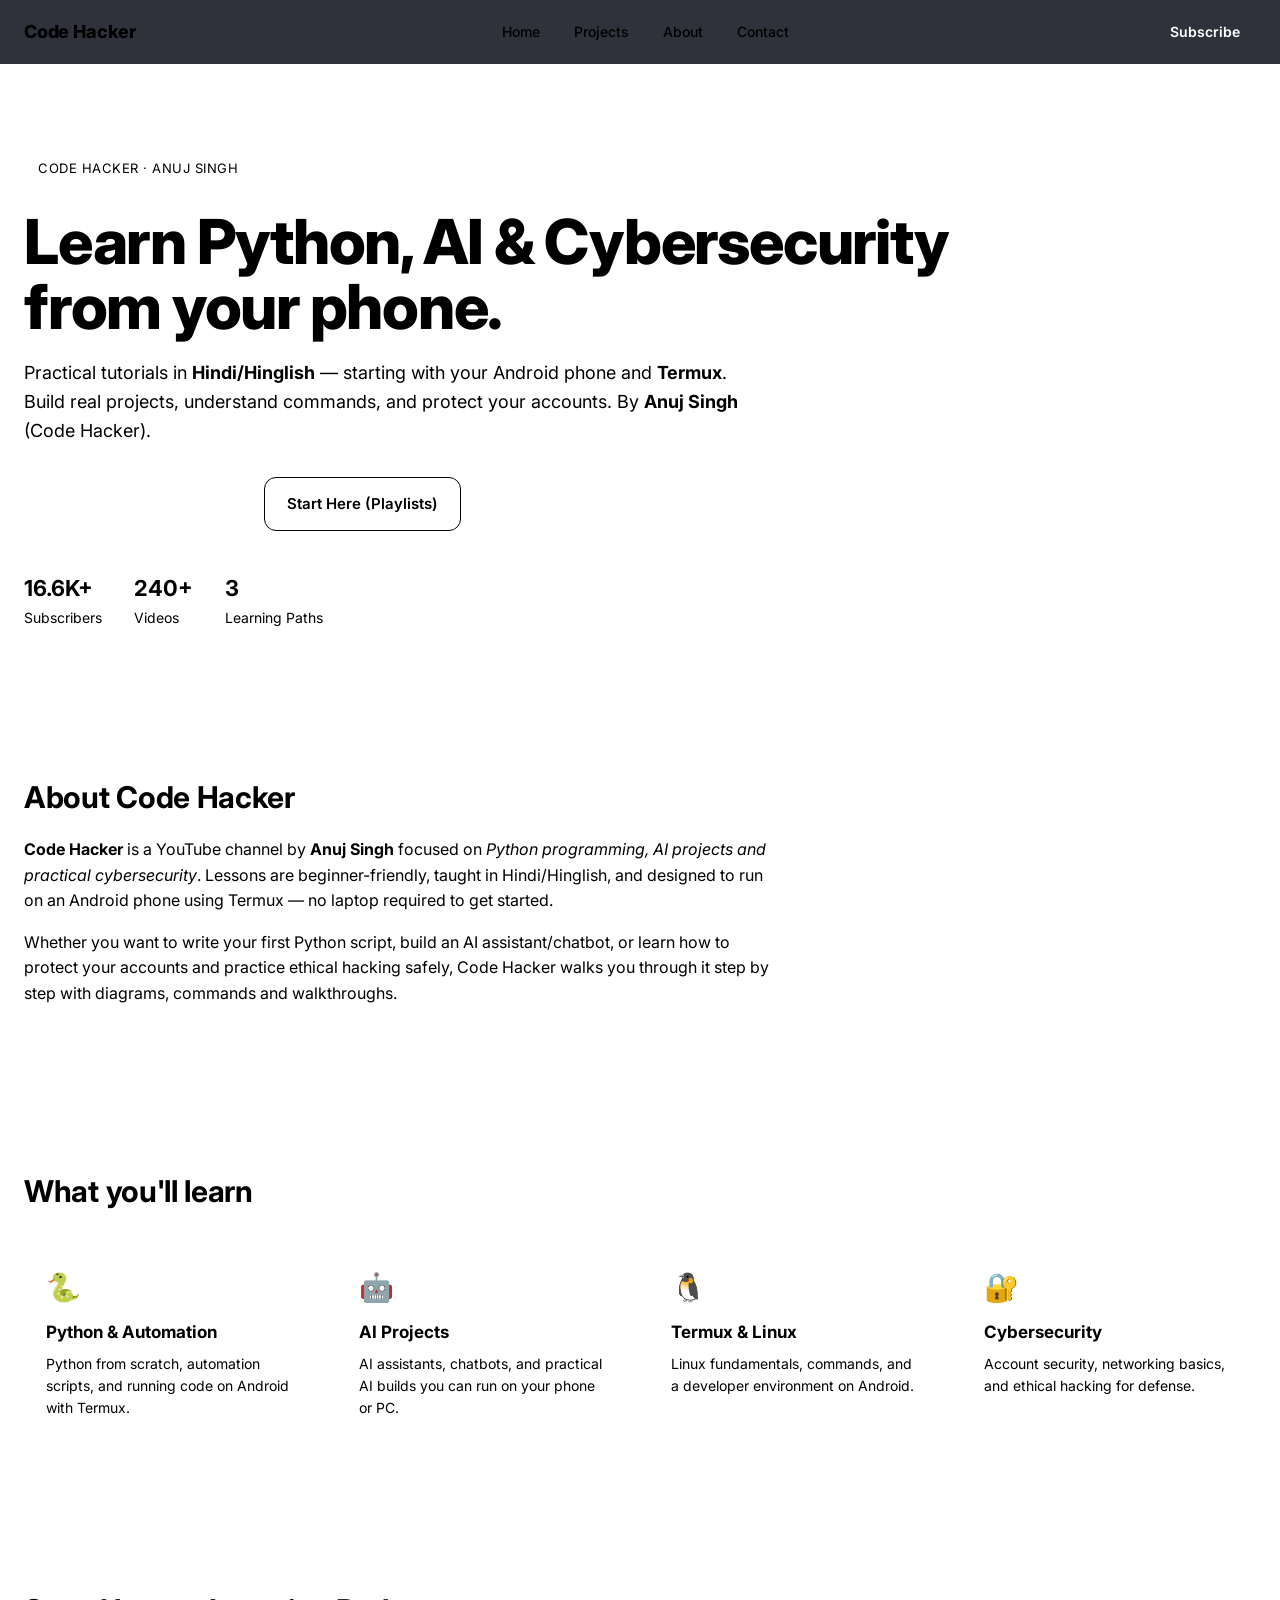
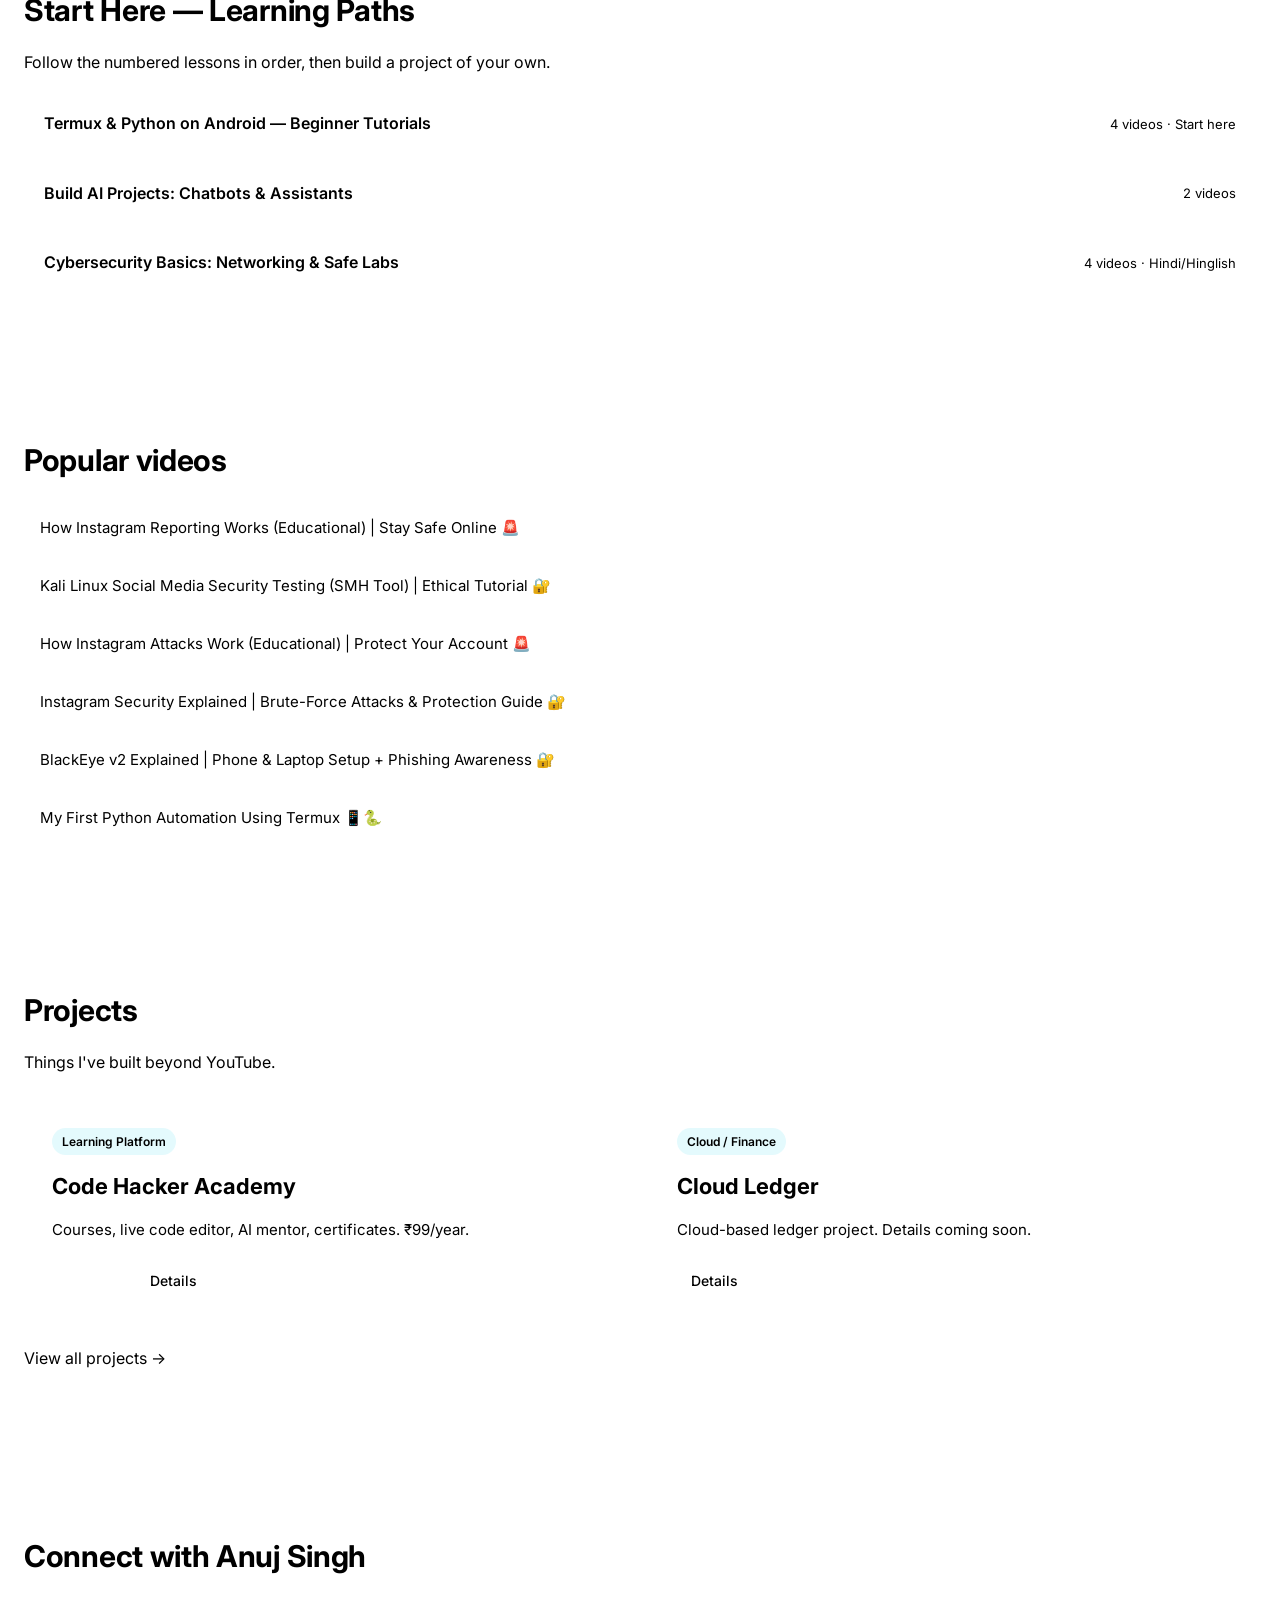
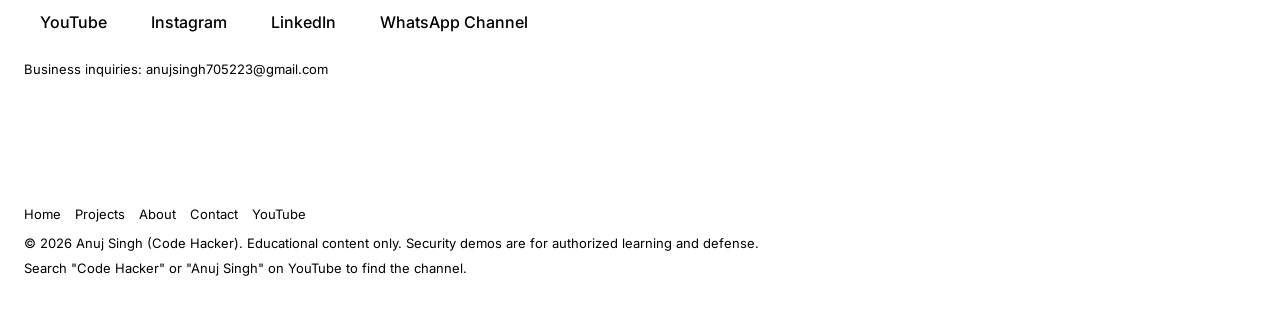
<file: index.html>
<!DOCTYPE html>
<html lang="en">
<head>
  <meta charset="UTF-8" />
  <meta name="viewport" content="width=device-width, initial-scale=1.0" />
  <title>Code Hacker – Anuj Singh | Python, AI &amp; Cybersecurity</title>
  <meta name="description" content="Code Hacker by Anuj Singh: Python, AI and practical cybersecurity tutorials in Hindi/Hinglish, starting from your Android phone and Termux. Learn programming, automation, chatbots and account security." />
  <meta name="keywords" content="Code Hacker, Anuj Singh, anuj singh youtube, code hacker anuj singh, Python tutorial, Termux tutorial, Python on Android, AI projects, chatbot tutorial, cybersecurity for beginners, ethical hacking, account security" />
  <meta name="author" content="Anuj Singh" />
  <meta name="robots" content="index, follow" />
  <link rel="canonical" href="https://anuj7052.github.io/code-hacker-landing/" />

  <!-- Open Graph -->
  <meta property="og:type" content="website" />
  <meta property="og:title" content="Code Hacker – Anuj Singh | Python, AI &amp; Cybersecurity" />
  <meta property="og:description" content="Python, AI and practical cybersecurity tutorials in Hindi/Hinglish, starting from your Android phone and Termux. By Anuj Singh (Code Hacker)." />
  <meta property="og:url" content="https://anuj7052.github.io/code-hacker-landing/" />
  <meta property="og:site_name" content="Code Hacker – Anuj Singh" />
  <meta property="og:image" content="https://anuj7052.github.io/code-hacker-landing/og-image.png" />

  <!-- Twitter -->
  <meta name="twitter:card" content="summary_large_image" />
  <meta name="twitter:title" content="Code Hacker – Anuj Singh | Python, AI &amp; Cybersecurity" />
  <meta name="twitter:description" content="Python, AI and practical cybersecurity tutorials in Hindi/Hinglish by Anuj Singh (Code Hacker)." />
  <meta name="twitter:image" content="https://anuj7052.github.io/code-hacker-landing/og-image.png" />

  <link rel="icon" type="image/svg+xml" href="data:image/svg+xml,%3Csvg xmlns='http://www.w3.org/2000/svg' viewBox='0 0 100 100'%3E%3Ctext y='.9em' font-size='90'%3E%F0%9F%92%BB%3C/text%3E%3C/svg%3E" />
  <link rel="preconnect" href="https://fonts.googleapis.com" />
  <link rel="preconnect" href="https://fonts.gstatic.com" crossorigin />
  <link href="https://fonts.googleapis.com/css2?family=Inter:wght@400;500;600;700;800&family=JetBrains+Mono:wght@400;600&display=swap" rel="stylesheet" />
  <link rel="stylesheet" href="styles.css" />

  <!-- Structured data -->
  <script type="application/ld+json">
  {
    "@context": "https://schema.org",
    "@type": "Person",
    "name": "Anuj Singh",
    "alternateName": "Code Hacker",
    "url": "https://www.youtube.com/@its_anujsinghh",
    "sameAs": [
      "https://www.youtube.com/@its_anujsinghh",
      "https://www.instagram.com/its_anujsinghh/",
      "https://www.linkedin.com/in/anuj-singh-46140116a/"
    ],
    "jobTitle": "Creator & Educator",
    "description": "Python, AI and practical cybersecurity educator. Creator of the Code Hacker YouTube channel."
  }
  </script>
  <script type="application/ld+json">
  {
    "@context": "https://schema.org",
    "@type": "WebSite",
    "name": "Code Hacker – Anuj Singh",
    "url": "https://anuj7052.github.io/code-hacker-landing/",
    "description": "Python, AI and practical cybersecurity tutorials in Hindi/Hinglish by Anuj Singh (Code Hacker).",
    "author": { "@type": "Person", "name": "Anuj Singh" }
  }
  </script>
</head>
<body>
  <nav class="nav">
    <div class="nav-inner">
      <a class="brand" href="index.html">Code <span>Hacker</span></a>
      <div class="nav-links">
        <a href="index.html" class="active">Home</a>
        <a href="projects.html">Projects</a>
        <a href="about.html">About</a>
        <a href="contact.html">Contact</a>
      </div>
      <a class="nav-cta" href="https://www.youtube.com/@its_anujsinghh?sub_confirmation=1" target="_blank" rel="noopener">Subscribe</a>
    </div>
  </nav>

  <header class="hero">
    <div class="container">
      <div class="badge">Code Hacker · Anuj Singh</div>
      <h1>Learn Python, AI &amp; Cybersecurity<br/>from your phone.</h1>
      <p class="lead">
        Practical tutorials in <strong>Hindi/Hinglish</strong> — starting with your Android phone and
        <strong>Termux</strong>. Build real projects, understand commands, and protect your accounts.
        By <strong>Anuj Singh</strong> (Code Hacker).
      </p>
      <div class="cta-row">
        <a class="btn btn-primary" href="https://www.youtube.com/@its_anujsinghh?sub_confirmation=1" target="_blank" rel="noopener">
          ▶ Subscribe on YouTube
        </a>
        <a class="btn btn-ghost" href="https://www.youtube.com/@its_anujsinghh/playlists" target="_blank" rel="noopener">
          Start Here (Playlists)
        </a>
      </div>
      <div class="stats">
        <div><span>16.6K+</span> Subscribers</div>
        <div><span>240+</span> Videos</div>
        <div><span>3</span> Learning Paths</div>
      </div>
    </div>
  </header>

  <main>
    <section class="section" id="about">
      <div class="container">
        <h2>About Code Hacker</h2>
        <p>
          <strong>Code Hacker</strong> is a YouTube channel by <strong>Anuj Singh</strong> focused on
          <em>Python programming, AI projects and practical cybersecurity</em>. Lessons are beginner-friendly,
          taught in Hindi/Hinglish, and designed to run on an Android phone using Termux — no laptop required
          to get started.
        </p>
        <p>
          Whether you want to write your first Python script, build an AI assistant/chatbot, or learn how to
          protect your accounts and practice ethical hacking safely, Code Hacker walks you through it step by step
          with diagrams, commands and walkthroughs.
        </p>
      </div>
    </section>

    <section class="section alt" id="learn">
      <div class="container">
        <h2>What you'll learn</h2>
        <div class="grid">
          <div class="card">
            <div class="card-icon">🐍</div>
            <h3>Python &amp; Automation</h3>
            <p>Python from scratch, automation scripts, and running code on Android with Termux.</p>
          </div>
          <div class="card">
            <div class="card-icon">🤖</div>
            <h3>AI Projects</h3>
            <p>AI assistants, chatbots, and practical AI builds you can run on your phone or PC.</p>
          </div>
          <div class="card">
            <div class="card-icon">🐧</div>
            <h3>Termux &amp; Linux</h3>
            <p>Linux fundamentals, commands, and a developer environment on Android.</p>
          </div>
          <div class="card">
            <div class="card-icon">🔐</div>
            <h3>Cybersecurity</h3>
            <p>Account security, networking basics, and ethical hacking for defense.</p>
          </div>
        </div>
      </div>
    </section>

    <section class="section" id="paths">
      <div class="container">
        <h2>Start Here — Learning Paths</h2>
        <p class="muted">Follow the numbered lessons in order, then build a project of your own.</p>
        <ul class="paths">
          <li>
            <a href="https://www.youtube.com/playlist?list=PLGBODdMqZiIY" target="_blank" rel="noopener">
              <span class="path-title">Termux &amp; Python on Android — Beginner Tutorials</span>
              <span class="path-meta">4 videos · Start here</span>
            </a>
          </li>
          <li>
            <a href="https://www.youtube.com/playlist?list=PLSZ8FeybjiRg" target="_blank" rel="noopener">
              <span class="path-title">Build AI Projects: Chatbots &amp; Assistants</span>
              <span class="path-meta">2 videos</span>
            </a>
          </li>
          <li>
            <a href="https://www.youtube.com/playlist?list=PLSRB41nvAd5Y" target="_blank" rel="noopener">
              <span class="path-title">Cybersecurity Basics: Networking &amp; Safe Labs</span>
              <span class="path-meta">4 videos · Hindi/Hinglish</span>
            </a>
          </li>
        </ul>
      </div>
    </section>

    <section class="section alt" id="popular">
      <div class="container">
        <h2>Popular videos</h2>
        <ul class="videos">
          <li><a href="https://www.youtube.com/watch?v=pHM9WGa4-v0" target="_blank" rel="noopener">How Instagram Reporting Works (Educational) | Stay Safe Online 🚨</a></li>
          <li><a href="https://www.youtube.com/watch?v=iNs9XxzaVLE" target="_blank" rel="noopener">Kali Linux Social Media Security Testing (SMH Tool) | Ethical Tutorial 🔐</a></li>
          <li><a href="https://www.youtube.com/watch?v=M9mej1uU958" target="_blank" rel="noopener">How Instagram Attacks Work (Educational) | Protect Your Account 🚨</a></li>
          <li><a href="https://www.youtube.com/watch?v=d_2vTj74M2c" target="_blank" rel="noopener">Instagram Security Explained | Brute-Force Attacks &amp; Protection Guide 🔐</a></li>
          <li><a href="https://www.youtube.com/watch?v=qkhn80o64PE" target="_blank" rel="noopener">BlackEye v2 Explained | Phone &amp; Laptop Setup + Phishing Awareness 🔐</a></li>
          <li><a href="https://www.youtube.com/watch?v=uNVDbkb9gGo" target="_blank" rel="noopener">My First Python Automation Using Termux 📱🐍</a></li>
        </ul>
      </div>
    </section>

    <section class="section" id="projects">
      <div class="container">
        <h2>Projects</h2>
        <p class="muted">Things I've built beyond YouTube.</p>
        <div class="grid" style="grid-template-columns: 1fr 1fr; margin-top: 24px;">
          <article class="project">
            <span class="tag">Learning Platform</span>
            <h3>Code Hacker Academy</h3>
            <p>Courses, live code editor, AI mentor, certificates. ₹99/year.</p>
            <div class="links">
              <a class="primary" href="https://only4you-app.vercel.app/" target="_blank" rel="noopener">Visit ↗</a>
              <a href="projects.html">Details</a>
            </div>
          </article>
          <article class="project">
            <span class="tag">Cloud / Finance</span>
            <h3>Cloud Ledger</h3>
            <p>Cloud-based ledger project. Details coming soon.</p>
            <div class="links">
              <a href="projects.html">Details</a>
            </div>
          </article>
        </div>
        <p style="margin-top: 18px;"><a href="projects.html">View all projects →</a></p>
      </div>
    </section>

    <section class="section" id="connect">
      <div class="container">
        <h2>Connect with Anuj Singh</h2>
        <div class="socials">
          <a href="https://www.youtube.com/@its_anujsinghh" target="_blank" rel="noopener">YouTube</a>
          <a href="https://www.instagram.com/its_anujsinghh/" target="_blank" rel="noopener">Instagram</a>
          <a href="https://www.linkedin.com/in/anuj-singh-46140116a/" target="_blank" rel="noopener">LinkedIn</a>
          <a href="https://whatsapp.com/channel/0029VbBhxP089inhES7SiZ2X" target="_blank" rel="noopener">WhatsApp Channel</a>
        </div>
        <p class="muted small">Business inquiries: <a href="mailto:anujsingh705223@gmail.com">anujsingh705223@gmail.com</a></p>
      </div>
    </section>
  </main>

  <footer>
    <div class="container">
      <div class="footer-links">
        <a href="index.html">Home</a>
        <a href="projects.html">Projects</a>
        <a href="about.html">About</a>
        <a href="contact.html">Contact</a>
        <a href="https://www.youtube.com/@its_anujsinghh" target="_blank" rel="noopener">YouTube</a>
      </div>
      <p>© <span id="year"></span> Anuj Singh (Code Hacker). Educational content only. Security demos are for authorized learning and defense.</p>
      <p class="muted small">
        Search "Code Hacker" or "Anuj Singh" on YouTube to find the channel.
      </p>
    </div>
  </footer>

  <script>
    document.getElementById('year').textContent = new Date().getFullYear();
  </script>
</body>
</html>
</file>
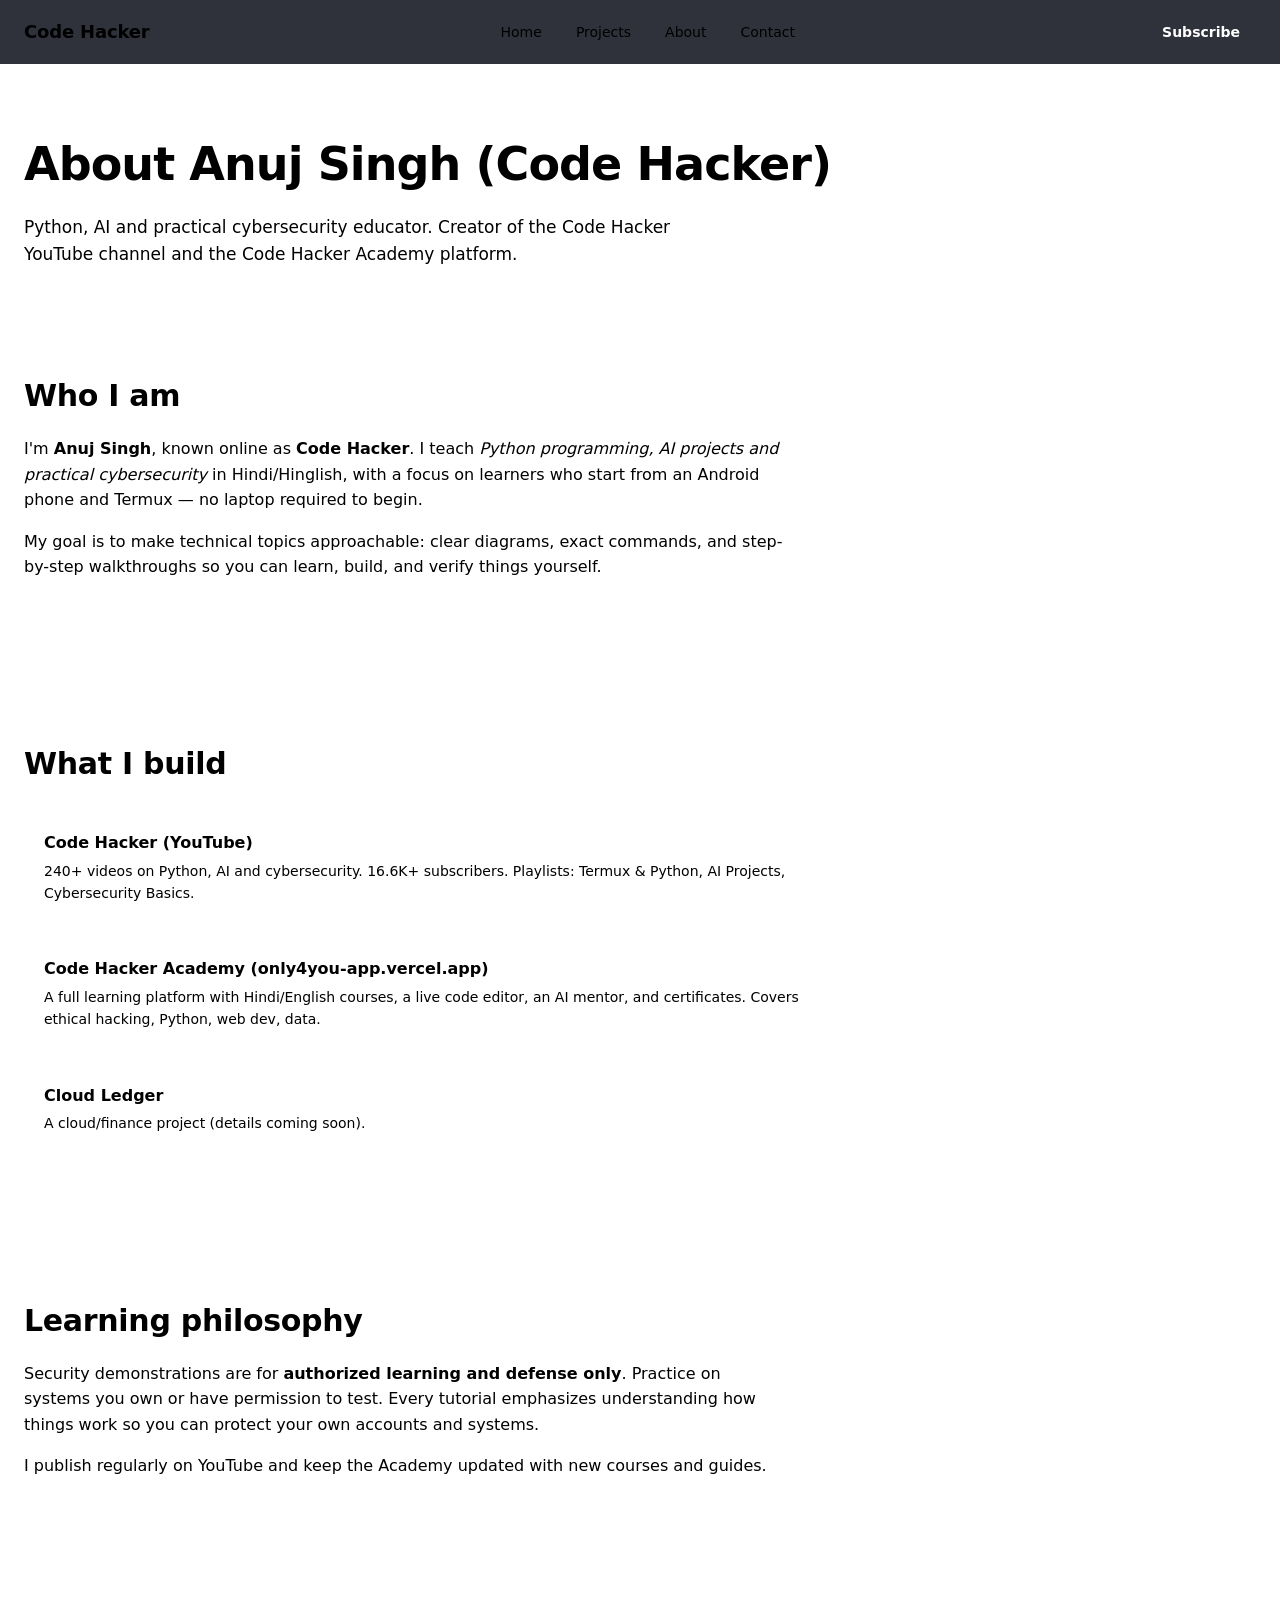
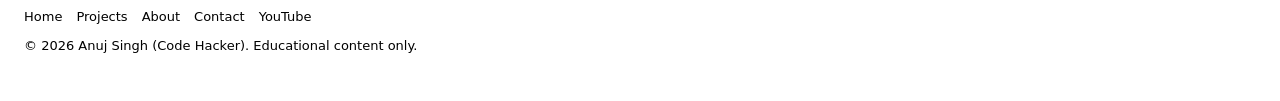
<file: about.html>
<!DOCTYPE html>
<html lang="en">
<head>
  <meta charset="UTF-8" />
  <meta name="viewport" content="width=device-width, initial-scale=1.0" />
  <title>About – Code Hacker (Anuj Singh)</title>
  <meta name="description" content="About Anuj Singh (Code Hacker): Python, AI and cybersecurity educator. Channel, projects and learning philosophy." />
  <meta name="keywords" content="Anuj Singh, Code Hacker, about, Python educator, cybersecurity teacher, Termux" />
  <meta name="robots" content="index, follow" />
  <link rel="canonical" href="https://anuj7052.github.io/code-hacker-landing/about.html" />
  <link rel="stylesheet" href="styles.css" />
</head>
<body>
  <nav class="nav">
    <div class="nav-inner">
      <a class="brand" href="index.html">Code <span>Hacker</span></a>
      <div class="nav-links">
        <a href="index.html">Home</a>
        <a href="projects.html">Projects</a>
        <a href="about.html" class="active">About</a>
        <a href="contact.html">Contact</a>
      </div>
      <a class="nav-cta" href="https://www.youtube.com/@its_anujsinghh?sub_confirmation=1" target="_blank" rel="noopener">Subscribe</a>
    </div>
  </nav>

  <header class="page-header">
    <div class="container">
      <h1>About Anuj Singh (Code Hacker)</h1>
      <p>Python, AI and practical cybersecurity educator. Creator of the Code Hacker YouTube channel and the Code Hacker Academy platform.</p>
    </div>
  </header>

  <main>
    <section class="section">
      <div class="container">
        <h2>Who I am</h2>
        <p>
          I'm <strong>Anuj Singh</strong>, known online as <strong>Code Hacker</strong>. I teach
          <em>Python programming, AI projects and practical cybersecurity</em> in Hindi/Hinglish, with a focus
          on learners who start from an Android phone and Termux — no laptop required to begin.
        </p>
        <p>
          My goal is to make technical topics approachable: clear diagrams, exact commands, and step-by-step
          walkthroughs so you can learn, build, and verify things yourself.
        </p>
      </div>
    </section>

    <section class="section alt">
      <div class="container">
        <h2>What I build</h2>
        <ul class="timeline">
          <li>
            <h3>Code Hacker (YouTube)</h3>
            <p>240+ videos on Python, AI and cybersecurity. 16.6K+ subscribers. Playlists: Termux &amp; Python, AI Projects, Cybersecurity Basics.</p>
          </li>
          <li>
            <h3>Code Hacker Academy (only4you-app.vercel.app)</h3>
            <p>A full learning platform with Hindi/English courses, a live code editor, an AI mentor, and certificates. Covers ethical hacking, Python, web dev, data.</p>
          </li>
          <li>
            <h3>Cloud Ledger</h3>
            <p>A cloud/finance project (details coming soon).</p>
          </li>
        </ul>
      </div>
    </section>

    <section class="section">
      <div class="container">
        <h2>Learning philosophy</h2>
        <p>
          Security demonstrations are for <strong>authorized learning and defense only</strong>. Practice on systems
          you own or have permission to test. Every tutorial emphasizes understanding how things work so you can
          protect your own accounts and systems.
        </p>
        <p>
          I publish regularly on YouTube and keep the Academy updated with new courses and guides.
        </p>
      </div>
    </section>
  </main>

  <footer>
    <div class="container">
      <div class="footer-links">
        <a href="index.html">Home</a>
        <a href="projects.html">Projects</a>
        <a href="about.html">About</a>
        <a href="contact.html">Contact</a>
        <a href="https://www.youtube.com/@its_anujsinghh" target="_blank" rel="noopener">YouTube</a>
      </div>
      <p>© <span id="year"></span> Anuj Singh (Code Hacker). Educational content only.</p>
    </div>
  </footer>
  <script>document.getElementById('year').textContent = new Date().getFullYear();</script>
</body>
</html>
</file>
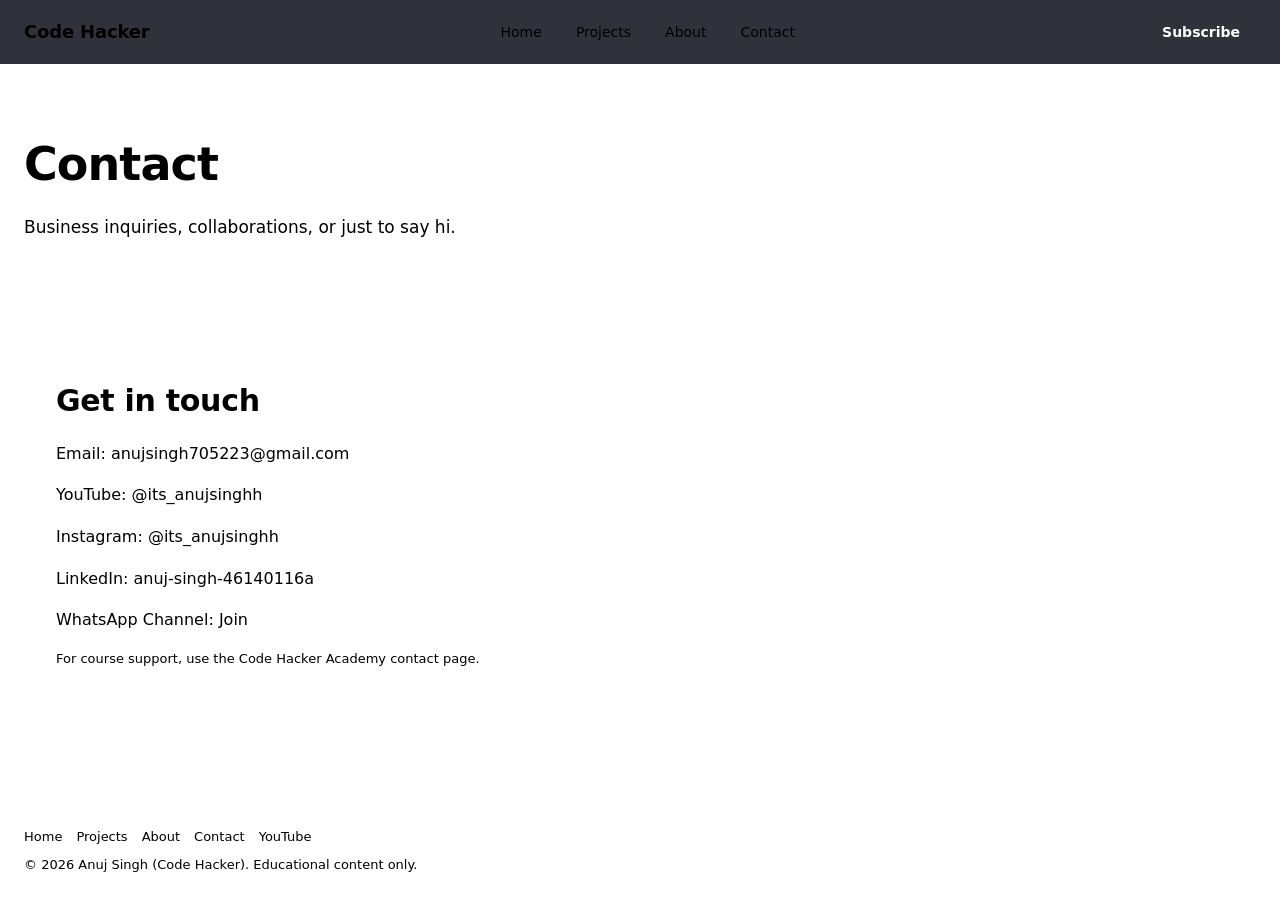
<file: contact.html>
<!DOCTYPE html>
<html lang="en">
<head>
  <meta charset="UTF-8" />
  <meta name="viewport" content="width=device-width, initial-scale=1.0" />
  <title>Contact – Code Hacker (Anuj Singh)</title>
  <meta name="description" content="Contact Anuj Singh (Code Hacker) for collaborations, business inquiries and support." />
  <meta name="robots" content="index, follow" />
  <link rel="canonical" href="https://anuj7052.github.io/code-hacker-landing/contact.html" />
  <link rel="stylesheet" href="styles.css" />
</head>
<body>
  <nav class="nav">
    <div class="nav-inner">
      <a class="brand" href="index.html">Code <span>Hacker</span></a>
      <div class="nav-links">
        <a href="index.html">Home</a>
        <a href="projects.html">Projects</a>
        <a href="about.html">About</a>
        <a href="contact.html" class="active">Contact</a>
      </div>
      <a class="nav-cta" href="https://www.youtube.com/@its_anujsinghh?sub_confirmation=1" target="_blank" rel="noopener">Subscribe</a>
    </div>
  </nav>

  <header class="page-header">
    <div class="container">
      <h1>Contact</h1>
      <p>Business inquiries, collaborations, or just to say hi.</p>
    </div>
  </header>

  <main>
    <section class="section">
      <div class="container">
        <div class="contact-card">
          <h2>Get in touch</h2>
          <p>Email: <a href="mailto:anujsingh705223@gmail.com">anujsingh705223@gmail.com</a></p>
          <p>YouTube: <a href="https://www.youtube.com/@its_anujsinghh" target="_blank" rel="noopener">@its_anujsinghh</a></p>
          <p>Instagram: <a href="https://www.instagram.com/its_anujsinghh/" target="_blank" rel="noopener">@its_anujsinghh</a></p>
          <p>LinkedIn: <a href="https://www.linkedin.com/in/anuj-singh-46140116a/" target="_blank" rel="noopener">anuj-singh-46140116a</a></p>
          <p>WhatsApp Channel: <a href="https://whatsapp.com/channel/0029VbBhxP089inhES7SiZ2X" target="_blank" rel="noopener">Join</a></p>
          <p class="muted small" style="margin-top:16px;">For course support, use the Code Hacker Academy contact page.</p>
        </div>
      </div>
    </section>
  </main>

  <footer>
    <div class="container">
      <div class="footer-links">
        <a href="index.html">Home</a>
        <a href="projects.html">Projects</a>
        <a href="about.html">About</a>
        <a href="contact.html">Contact</a>
        <a href="https://www.youtube.com/@its_anujsinghh" target="_blank" rel="noopener">YouTube</a>
      </div>
      <p>© <span id="year"></span> Anuj Singh (Code Hacker). Educational content only.</p>
    </div>
  </footer>
  <script>document.getElementById('year').textContent = new Date().getFullYear();</script>
</body>
</html>
</file>
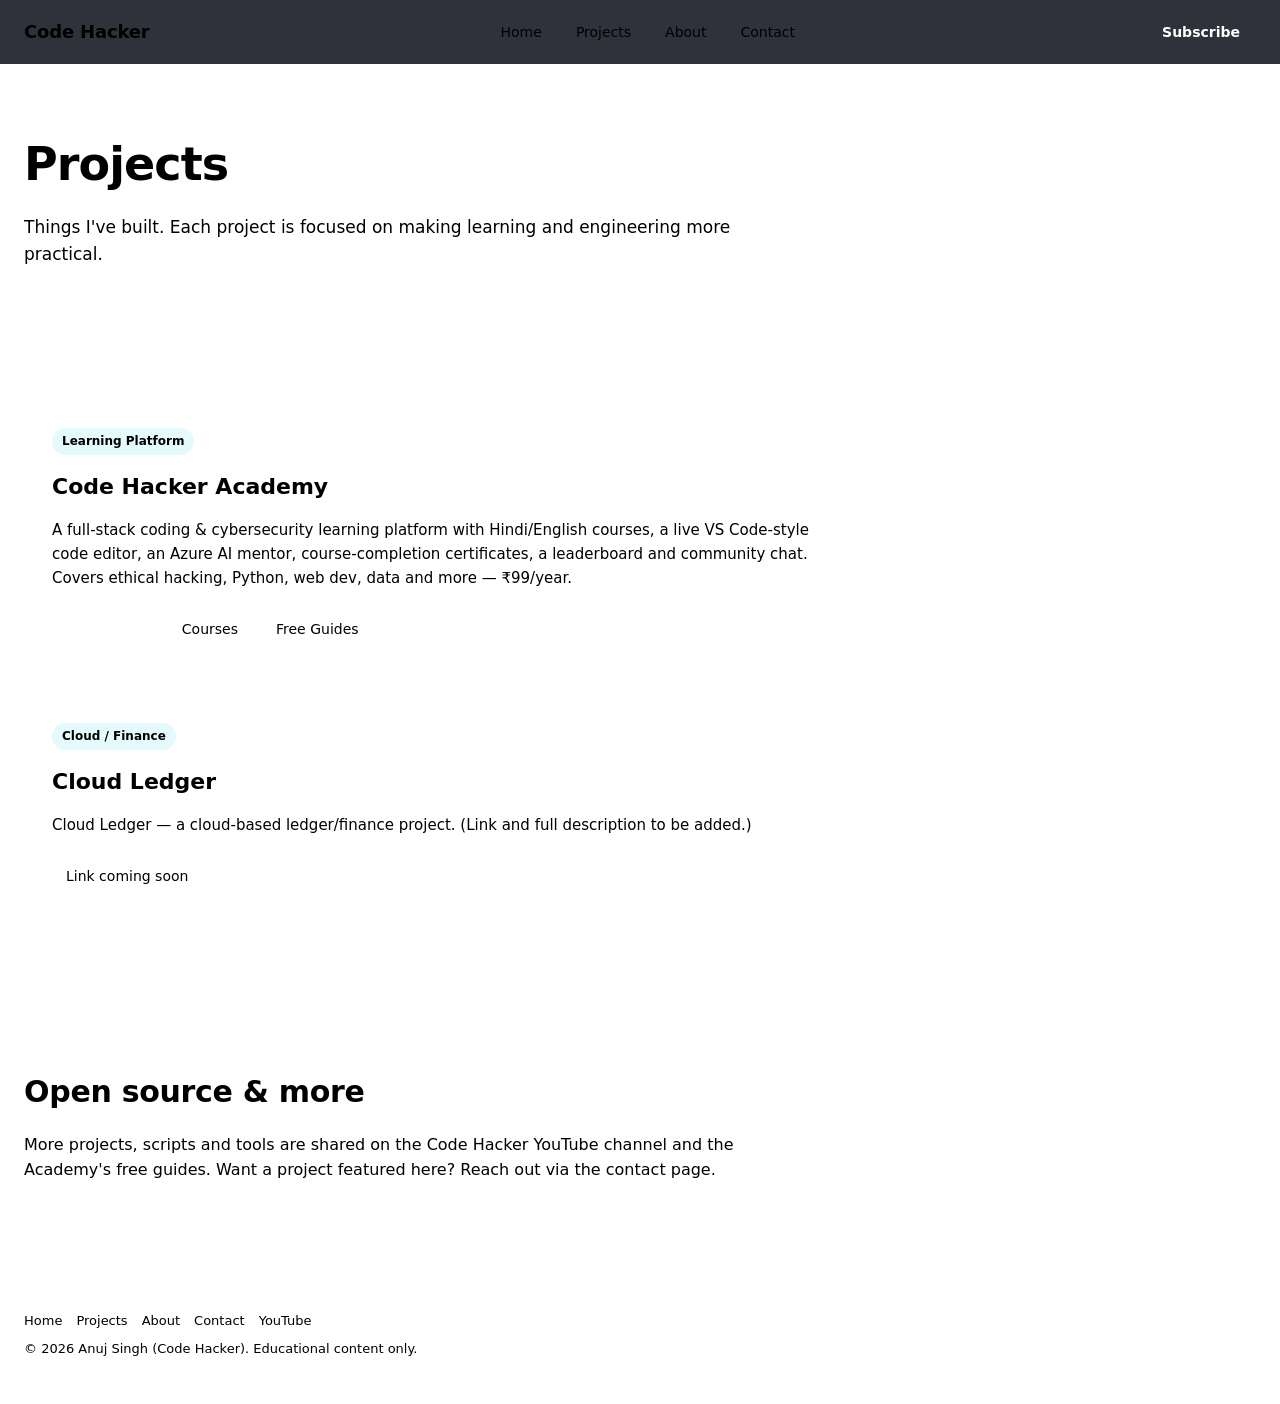
<file: projects.html>
<!DOCTYPE html>
<html lang="en">
<head>
  <meta charset="UTF-8" />
  <meta name="viewport" content="width=device-width, initial-scale=1.0" />
  <title>Projects – Code Hacker (Anuj Singh)</title>
  <meta name="description" content="Projects by Anuj Singh (Code Hacker): Code Hacker Academy learning platform and Cloud Ledger." />
  <meta name="keywords" content="Anuj Singh projects, Code Hacker Academy, Cloud Ledger, only4you app" />
  <meta name="robots" content="index, follow" />
  <link rel="canonical" href="https://anuj7052.github.io/code-hacker-landing/projects.html" />
  <link rel="stylesheet" href="styles.css" />
</head>
<body>
  <nav class="nav">
    <div class="nav-inner">
      <a class="brand" href="index.html">Code <span>Hacker</span></a>
      <div class="nav-links">
        <a href="index.html">Home</a>
        <a href="projects.html" class="active">Projects</a>
        <a href="about.html">About</a>
        <a href="contact.html">Contact</a>
      </div>
      <a class="nav-cta" href="https://www.youtube.com/@its_anujsinghh?sub_confirmation=1" target="_blank" rel="noopener">Subscribe</a>
    </div>
  </nav>

  <header class="page-header">
    <div class="container">
      <h1>Projects</h1>
      <p>Things I've built. Each project is focused on making learning and engineering more practical.</p>
    </div>
  </header>

  <main>
    <section class="section">
      <div class="container">
        <div class="grid" style="grid-template-columns: 1fr;">
          <article class="project">
            <span class="tag">Learning Platform</span>
            <h3>Code Hacker Academy</h3>
            <p>
              A full-stack coding &amp; cybersecurity learning platform with Hindi/English courses, a live VS Code-style
              code editor, an Azure AI mentor, course-completion certificates, a leaderboard and community chat.
              Covers ethical hacking, Python, web dev, data and more — ₹99/year.
            </p>
            <div class="links">
              <a class="primary" href="https://only4you-app.vercel.app/" target="_blank" rel="noopener">Visit App ↗</a>
              <a href="https://only4you-app.vercel.app/courses" target="_blank" rel="noopener">Courses</a>
              <a href="https://only4you-app.vercel.app/blogs" target="_blank" rel="noopener">Free Guides</a>
            </div>
          </article>

          <article class="project">
            <span class="tag">Cloud / Finance</span>
            <h3>Cloud Ledger</h3>
            <p>
              Cloud Ledger — a cloud-based ledger/finance project. (Link and full description to be added.)
            </p>
            <div class="links">
              <a href="#" aria-disabled="true">Link coming soon</a>
            </div>
          </article>
        </div>
      </div>
    </section>

    <section class="section alt">
      <div class="container">
        <h2>Open source &amp; more</h2>
        <p>
          More projects, scripts and tools are shared on the
          <a href="https://www.youtube.com/@its_anujsinghh" target="_blank" rel="noopener">Code Hacker YouTube channel</a>
          and the Academy's free guides. Want a project featured here? Reach out via the contact page.
        </p>
      </div>
    </section>
  </main>

  <footer>
    <div class="container">
      <div class="footer-links">
        <a href="index.html">Home</a>
        <a href="projects.html">Projects</a>
        <a href="about.html">About</a>
        <a href="contact.html">Contact</a>
        <a href="https://www.youtube.com/@its_anujsinghh" target="_blank" rel="noopener">YouTube</a>
      </div>
      <p>© <span id="year"></span> Anuj Singh (Code Hacker). Educational content only.</p>
    </div>
  </footer>
  <script>document.getElementById('year').textContent = new Date().getFullYear();</script>
</body>
</html>
</file>
<file: styles.css>
/* Nav */
.nav {
  position: sticky; top: 0; z-index: 50;
  background: rgba(11,15,25,0.85);
  backdrop-filter: blur(10px);
  border-bottom: 1px solid var(--border);
}
.nav-inner {
  max-width: var(--max); margin: 0 auto; padding: 0 24px;
  display: flex; align-items: center; justify-content: space-between; height: 64px;
}
.brand { font-weight: 800; font-size: 18px; color: var(--text); letter-spacing: -0.01em; }
.brand span { color: var(--accent); }
.nav-links { display: flex; gap: 6px; }
.nav-links a {
  padding: 8px 14px; border-radius: 8px; color: var(--muted); font-weight: 500; font-size: 14px;
  transition: color 0.15s ease, background 0.15s ease;
}
.nav-links a:hover { color: var(--text); background: var(--card); text-decoration: none; }
.nav-links a.active { color: var(--text); background: var(--card); }
.nav-cta { padding: 8px 16px; border-radius: 8px; background: var(--primary); color: #fff; font-weight: 600; font-size: 14px; }
.nav-cta:hover { background: var(--primary-hover); text-decoration: none; }

/* Page header */
.page-header { padding: 64px 0 32px; border-bottom: 1px solid var(--border); }
.page-header h1 { font-size: clamp(30px,5vw,46px); margin: 0 0 12px; font-weight: 800; letter-spacing: -0.02em; }
.page-header p { color: var(--muted); max-width: 720px; margin: 0; font-size: 17px; }

/* Project card */
.project {
  background: var(--card); border: 1px solid var(--border); border-radius: 16px;
  padding: 28px; display: grid; gap: 14px;
  transition: border-color 0.2s ease, transform 0.2s ease;
}
.project:hover { border-color: var(--accent); transform: translateY(-2px); }
.project .tag { display: inline-block; font-size: 12px; padding: 4px 10px; border-radius: 999px; background: rgba(34,211,238,0.12); color: var(--accent); font-weight: 600; width: fit-content; }
.project h3 { margin: 0; font-size: 22px; }
.project p { margin: 0; color: var(--muted); font-size: 15px; }
.project .links { display: flex; flex-wrap: wrap; gap: 10px; margin-top: 6px; }
.project .links a { padding: 8px 14px; border-radius: 8px; border: 1px solid var(--border); color: var(--text); font-size: 14px; font-weight: 500; }
.project .links a:hover { border-color: var(--accent); color: var(--accent); text-decoration: none; }
.project .links a.primary { background: var(--primary); border-color: var(--primary); color: #fff; }
.project .links a.primary:hover { background: var(--primary-hover); }

/* About timeline */
.timeline { list-style: none; padding: 0; margin: 24px 0 0; display: grid; gap: 16px; }
.timeline li { background: var(--card); border: 1px solid var(--border); border-radius: 12px; padding: 18px 20px; }
.timeline li h3 { margin: 0 0 4px; font-size: 16px; }
.timeline li p { margin: 0; font-size: 14px; }

/* Contact */
.contact-card { background: var(--card); border: 1px solid var(--border); border-radius: 16px; padding: 32px; max-width: 640px; }
.contact-card p { color: var(--muted); }
.contact-card a { color: var(--accent); }

/* Footer nav */
.footer-links { display: flex; flex-wrap: wrap; gap: 14px; margin-bottom: 8px; }
.footer-links a { color: var(--muted); font-size: 13px; }
.footer-links a:hover { color: var(--text); }

@media (max-width: 640px) {
  .nav-links { display: none; }
}
  --bg: #0b0f19;
  --bg-alt: #111827;
  --card: #161e2e;
  --border: #24304a;
  --text: #e6ecf5;
  --muted: #9aa7bf;
  --accent: #22d3ee;
  --accent-2: #a78bfa;
  --primary: #ff0033;
  --primary-hover: #e6002e;
  --max: 1120px;
}

* { box-sizing: border-box; }
html { scroll-behavior: smooth; }
body {
  margin: 0;
  font-family: 'Inter', system-ui, -apple-system, Segoe UI, Roboto, sans-serif;
  background: var(--bg);
  color: var(--text);
  line-height: 1.6;
  -webkit-font-smoothing: antialiased;
}
a { color: var(--accent); text-decoration: none; }
a:hover { text-decoration: underline; }

.container { max-width: var(--max); margin: 0 auto; padding: 0 24px; }

/* Hero */
.hero {
  padding: 88px 0 72px;
  background:
    radial-gradient(1200px 600px at 80% -10%, rgba(167,139,250,0.18), transparent 60%),
    radial-gradient(900px 500px at 10% 0%, rgba(34,211,238,0.15), transparent 60%),
    var(--bg);
  border-bottom: 1px solid var(--border);
}
.badge {
  display: inline-block;
  padding: 6px 14px;
  border: 1px solid var(--border);
  border-radius: 999px;
  font-size: 13px;
  color: var(--muted);
  letter-spacing: 0.04em;
  text-transform: uppercase;
  margin-bottom: 24px;
}
.hero h1 {
  font-size: clamp(34px, 6vw, 62px);
  line-height: 1.05;
  margin: 0 0 20px;
  font-weight: 800;
  letter-spacing: -0.02em;
}
.hero h1 br { display: block; }
.lead { font-size: 18px; color: var(--muted); max-width: 720px; margin: 0 0 32px; }
.lead strong { color: var(--text); }

.cta-row { display: flex; flex-wrap: wrap; gap: 14px; margin-bottom: 40px; }
.btn {
  display: inline-flex; align-items: center; gap: 8px;
  padding: 14px 22px;
  border-radius: 12px;
  font-weight: 600;
  font-size: 15px;
  transition: transform 0.15s ease, background 0.15s ease, border-color 0.15s ease;
  border: 1px solid transparent;
}
.btn:hover { transform: translateY(-1px); text-decoration: none; }
.btn-primary { background: var(--primary); color: #fff; }
.btn-primary:hover { background: var(--primary-hover); }
.btn-ghost { background: transparent; border-color: var(--border); color: var(--text); }
.btn-ghost:hover { border-color: var(--accent); color: var(--accent); }

.stats {
  display: flex; flex-wrap: wrap; gap: 32px;
  color: var(--muted); font-size: 14px;
}
.stats span { display: block; font-size: 22px; font-weight: 700; color: var(--text); }

/* Sections */
.section { padding: 72px 0; }
.section.alt { background: var(--bg-alt); border-top: 1px solid var(--border); border-bottom: 1px solid var(--border); }
.section h2 { font-size: 30px; margin: 0 0 16px; font-weight: 700; letter-spacing: -0.01em; }
.section p { color: var(--muted); max-width: 760px; }
.section p strong { color: var(--text); }
.muted { color: var(--muted); }
.muted.small { font-size: 13px; }

/* Grid */
.grid { display: grid; grid-template-columns: repeat(auto-fit, minmax(240px, 1fr)); gap: 18px; margin-top: 28px; }
.card {
  background: var(--card);
  border: 1px solid var(--border);
  border-radius: 14px;
  padding: 22px;
  transition: border-color 0.2s ease, transform 0.2s ease;
}
.card:hover { border-color: var(--accent); transform: translateY(-2px); }
.card-icon { font-size: 28px; margin-bottom: 10px; }
.card h3 { margin: 0 0 6px; font-size: 17px; }
.card p { margin: 0; font-size: 14px; }

/* Paths */
.paths { list-style: none; padding: 0; margin: 20px 0 0; display: grid; gap: 12px; }
.paths li a {
  display: flex; justify-content: space-between; align-items: center; gap: 16px;
  background: var(--card); border: 1px solid var(--border); border-radius: 12px;
  padding: 16px 20px; color: var(--text);
  transition: border-color 0.2s ease;
}
.paths li a:hover { border-color: var(--accent); text-decoration: none; }
.path-title { font-weight: 600; }
.path-meta { color: var(--muted); font-size: 13px; white-space: nowrap; }

/* Videos */
.videos { list-style: none; padding: 0; margin: 20px 0 0; display: grid; gap: 10px; }
.videos li a {
  display: block; background: var(--card); border: 1px solid var(--border);
  border-radius: 10px; padding: 12px 16px; color: var(--text); font-size: 15px;
  transition: border-color 0.2s ease;
}
.videos li a:hover { border-color: var(--accent); text-decoration: none; }

/* Socials */
.socials { display: flex; flex-wrap: wrap; gap: 12px; margin: 20px 0 12px; }
.socials a {
  padding: 10px 16px; border: 1px solid var(--border); border-radius: 10px;
  color: var(--text); font-weight: 500;
  transition: border-color 0.2s ease, color 0.2s ease;
}
.socials a:hover { border-color: var(--accent); color: var(--accent); text-decoration: none; }

/* Footer */
footer { padding: 40px 0; border-top: 1px solid var(--border); color: var(--muted); font-size: 13px; }
footer p { margin: 4px 0; }

code, .mono { font-family: 'JetBrains Mono', monospace; }

@media (max-width: 640px) {
  .hero { padding: 64px 0 48px; }
  .path-meta { display: none; }
}
</file>
